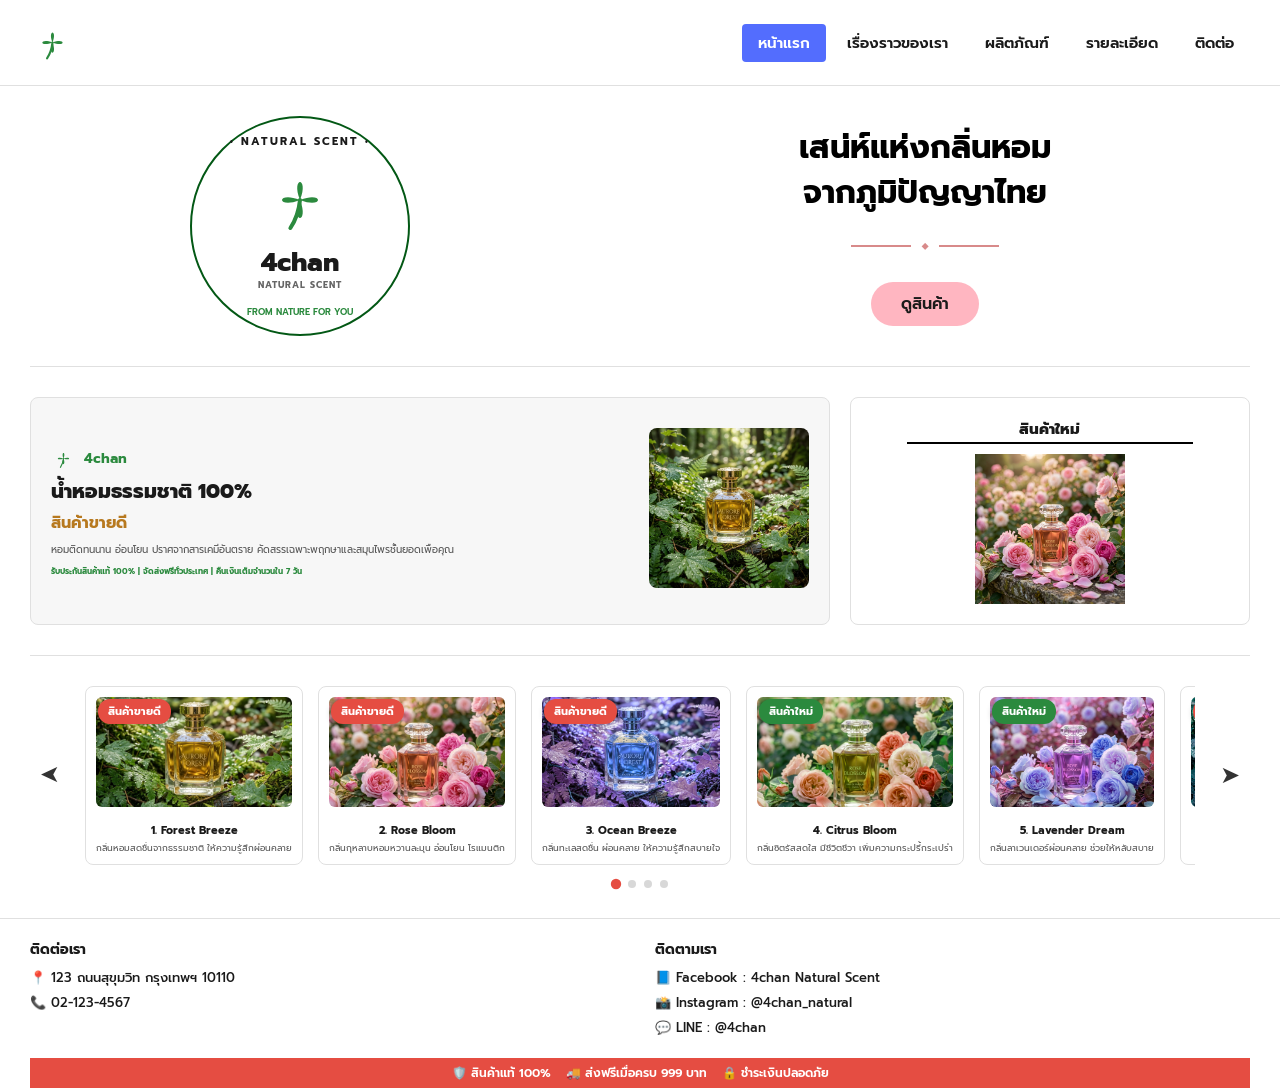
<file: index.html>
<!DOCTYPE html>
<html lang="th">

<head>
    <meta charset="UTF-8">
    <meta name="viewport" content="width=device-width, initial-scale=1.0">
    <title>4chan Natural Scent - หน้าแรก</title>
    <link rel="stylesheet" href="style.css">
</head>

<body>

    <div class="page-container">
        <!-- Header -->
        <header>
            <a href="index.html" class="logo-container">
                <div class="logo-img">
                    <!-- Inline Clover SVG Logo -->
                    <svg viewBox="0 0 100 100" width="100%" height="100%">
                        <path d="M50,50 C38,20 62,20 50,50 C20,38 20,62 50,50 C62,80 38,80 50,50 C80,62 80,38 50,50 Z"
                            fill="#2b8a3e" />
                        <path d="M50,50 Q48,70 38,85" stroke="#2b8a3e" stroke-width="5" stroke-linecap="round"
                            fill="none" />
                    </svg>
                </div>
            </a>
            <nav>
                <a href="index.html" class="active">หน้าแรก</a>
                <a href="about.html">เรื่องราวของเรา</a>
                <a href="products.html">ผลิตภัณฑ์</a>
                <a href="details.html">รายละเอียด</a>
                <a href="contact.html">ติดต่อ</a>
            </nav>
            <!-- Hamburger Menu Button -->
            <button class="hamburger-btn" id="hamburgerBtn" aria-label="เปิดเมนู">
                <span class="bar"><span class="dot"></span><span class="line"></span></span>
                <span class="bar"><span class="dot"></span><span class="line"></span></span>
                <span class="bar"><span class="dot"></span><span class="line"></span></span>
            </button>
        </header>

        <!-- Mobile Navigation Overlay -->
        <div class="mobile-nav-overlay" id="mobileNavOverlay"></div>
        <div class="mobile-nav-panel" id="mobileNavPanel">
            <button class="mobile-close-btn" id="mobileCloseBtn" aria-label="ปิดเมนู">✕</button>
            <a href="index.html" class="active">หน้าแรก</a>
            <a href="about.html">เรื่องราวของเรา</a>
            <a href="products.html">ผลิตภัณฑ์</a>
            <a href="details.html">รายละเอียด</a>
            <a href="contact.html">ติดต่อ</a>
        </div>

        <!-- Main Content -->
        <main>
            <!-- Hero Section -->
            <div class="home-hero-section">
                <div class="home-hero-left">
                    <!-- Large Round Logo Wrapper -->
                    <div
                        style="border: 2px solid #035815; border-radius: 50%; padding: 25px; width: 220px; height: 220px; display: flex; flex-direction: column; align-items: center; justify-content: center; position: relative;">
                        <div
                            style="position: absolute; top: 15px; font-size: 11px; font-weight: 700; letter-spacing: 2px;">
                            • NATURAL SCENT •</div>
                        <div style="width: 80px; height: 80px;">
                            <svg viewBox="0 0 100 100" width="100%" height="100%">
                                <path
                                    d="M50,50 C38,20 62,20 50,50 C20,38 20,62 50,50 C62,80 38,80 50,50 C80,62 80,38 50,50 Z"
                                    fill="#2b8a3e" />
                                <path d="M50,50 Q48,70 38,85" stroke="#2b8a3e" stroke-width="5" stroke-linecap="round"
                                    fill="none" />
                            </svg>
                        </div>
                        <div
                            style="font-size: 26px; font-weight: 800; color: #1a1a1a; margin-top: 10px; line-height: 1;">
                            4chan</div>
                        <div
                            style="font-size: 9px; font-weight: 700; color: #666; letter-spacing: 1px; margin-top: 2px;">
                            NATURAL SCENT</div>
                        <div
                            style="position: absolute; bottom: 15px; font-size: 9px; font-weight: 600; color: #2b8a3e;">
                            FROM NATURE FOR YOU</div>
                    </div>
                </div>
                <div class="home-hero-right">
                    <h1 class="home-hero-title">เสน่ห์แห่งกลิ่นหอม<br>จากภูมิปัญญาไทย</h1>
                    <div class="ornament-line">
                        <span class="ornament-diamond">◆</span>
                    </div>
                    <a href="products.html" class="btn-view-products">ดูสินค้า</a>
                </div>
            </div>

            <!-- Bestsellers & New Row -->
            <div class="home-row-1">
                <div class="bestseller-banner">
                    <div style="max-width: 60%;">
                        <div style="display: flex; align-items: center; gap: 8px; margin-bottom: 5px;">
                            <div style="width: 25px; height: 25px;">
                                <svg viewBox="0 0 100 100" width="100%" height="100%">
                                    <path
                                        d="M50,50 C38,20 62,20 50,50 C20,38 20,62 50,50 C62,80 38,80 50,50 C80,62 80,38 50,50 Z"
                                        fill="#2b8a3e" />
                                    <path d="M50,50 Q48,70 38,85" stroke="#2b8a3e" stroke-width="5"
                                        stroke-linecap="round" fill="none" />
                                </svg>
                            </div>
                            <span style="font-size: 14px; font-weight: 700; color: #2b8a3e;">4chan</span>
                        </div>
                        <h2 style="font-size: 20px; font-weight: 800; margin-bottom: 5px;">น้ำหอมธรรมชาติ 100%</h2>
                        <h3 style="font-size: 16px; font-weight: 700; color: #b7791f; margin-bottom: 8px;">สินค้าขายดี
                        </h3>
                        <p style="font-size: 10px; color: #555; line-height: 1.4; margin-bottom: 8px;">หอมติดทนนาน
                            อ่อนโยน ปราศจากสารเคมีอันตราย คัดสรรเฉพาะพฤกษาและสมุนไพรชั้นยอดเพื่อคุณ</p>
                        <span
                            style="font-size: 8px; color: #2b8a3e; font-weight: 700; display: block;">รับประกันสินค้าแท้
                            100% | จัดส่งฟรีทั่วประเทศ | คืนเงินเต็มจำนวนใน 7 วัน</span>
                    </div>
                    <div style="width: 40%; text-align: right;">
                        <img src="assets/forest_breeze.png" alt="Best Seller"
                            style="max-width: 100%; max-height: 160px; object-fit: contain; border-radius: 8px;">
                    </div>
                </div>

                <div class="new-product-banner">
                    <h4
                        style="font-size: 15px; font-weight: 800; border-bottom: 2px solid #000; padding-bottom: 2px; width: 80%;">
                        สินค้าใหม่</h4>
                    <img src="assets/rose_bloom.png" alt="New Product">
                </div>
            </div>

            <!-- Carousel / Slider -->
            <div class="home-carousel-section">
                <div class="carousel-container">
                    <button class="carousel-btn" style="transform: rotate(180deg);">&#10148;</button>

                    <div class="carousel-track">
                        <!-- Product 1 -->
                        <div class="carousel-card">
                            <span class="card-badge">สินค้าขายดี</span>
                            <img src="assets/forest_breeze.png" alt="Forest Breeze">
                            <h5>1. Forest Breeze</h5>
                            <p>กลิ่นหอมสดชื่นจากธรรมชาติ ให้ความรู้สึกผ่อนคลาย</p>
                        </div>
                        <!-- Product 2 -->
                        <div class="carousel-card">
                            <span class="card-badge">สินค้าขายดี</span>
                            <img src="assets/rose_bloom.png" alt="Rose Bloom">
                            <h5>2. Rose Bloom</h5>
                            <p>กลิ่นกุหลาบหอมหวานละมุน อ่อนโยน โรแมนติก</p>
                        </div>
                        <!-- Product 3 -->
                        <div class="carousel-card">
                            <span class="card-badge">สินค้าขายดี</span>
                            <img src="assets/forest_breeze.png" alt="Ocean Breeze" style="filter: hue-rotate(180deg);">
                            <h5>3. Ocean Breeze</h5>
                            <p>กลิ่นทะเลสดชื่น ผ่อนคลาย ให้ความรู้สึกสบายใจ</p>
                        </div>
                        <!-- Product 4 -->
                        <div class="carousel-card">
                            <span class="card-badge new">สินค้าใหม่</span>
                            <img src="assets/rose_bloom.png" alt="Citrus Bloom" style="filter: hue-rotate(45deg);">
                            <h5>4. Citrus Bloom</h5>
                            <p>กลิ่นซิตรัสสดใส มีชีวิตชีวา เพิ่มความกระปรี้กระเปร่า</p>
                        </div>
                        <!-- Product 5 -->
                        <div class="carousel-card">
                            <span class="card-badge new">สินค้าใหม่</span>
                            <img src="assets/rose_bloom.png" alt="Lavender Dream" style="filter: hue-rotate(270deg);">
                            <h5>5. Lavender Dream</h5>
                            <p>กลิ่นลาเวนเดอร์ผ่อนคลาย ช่วยให้หลับสบาย</p>
                        </div>
                        <!-- Product 6 -->
                        <div class="carousel-card">
                            <span class="card-badge">สินค้าขายดี</span>
                            <img src="assets/forest_breeze.png" alt="Jasmine Whisper"
                                style="filter: hue-rotate(90deg);">
                            <h5>6. Jasmine Whisper</h5>
                            <p>กลิ่นมะลิหอมอ่อนโยน สะอาดบริสุทธิ์</p>
                        </div>
                    </div>

                    <button class="carousel-btn">&#10148;</button>
                </div>

                <div class="carousel-dots">
                    <span class="dot active"></span>
                    <span class="dot"></span>
                    <span class="dot"></span>
                    <span class="dot"></span>
                </div>
            </div>
        </main>

        <!-- Footer -->
        <footer>
            <div class="footer-info">
                <div class="footer-col">
                    <h4>ติดต่อเรา</h4>
                    <ul>
                        <li>📍 123 ถนนสุขุมวิท กรุงเทพฯ 10110</li>
                        <li>📞 02-123-4567</li>
                    </ul>
                </div>
                <div class="footer-col">
                    <h4>ติดตามเรา</h4>
                    <ul>
                        <li>📘 Facebook : 4chan Natural Scent</li>
                        <li>📸 Instagram : @4chan_natural</li>
                        <li>💬 LINE : @4chan</li>
                    </ul>
                </div>
            </div>
            <div class="bottom-promo-banner">
                <span>🛡️ สินค้าแท้ 100%</span>
                <span>🚚 ส่งฟรีเมื่อครบ 999 บาท</span>
                <span>🔒 ชำระเงินปลอดภัย</span>
            </div>
        </footer>
    </div>

    <script src="app.js"></script>
</body>

</html>
</file>
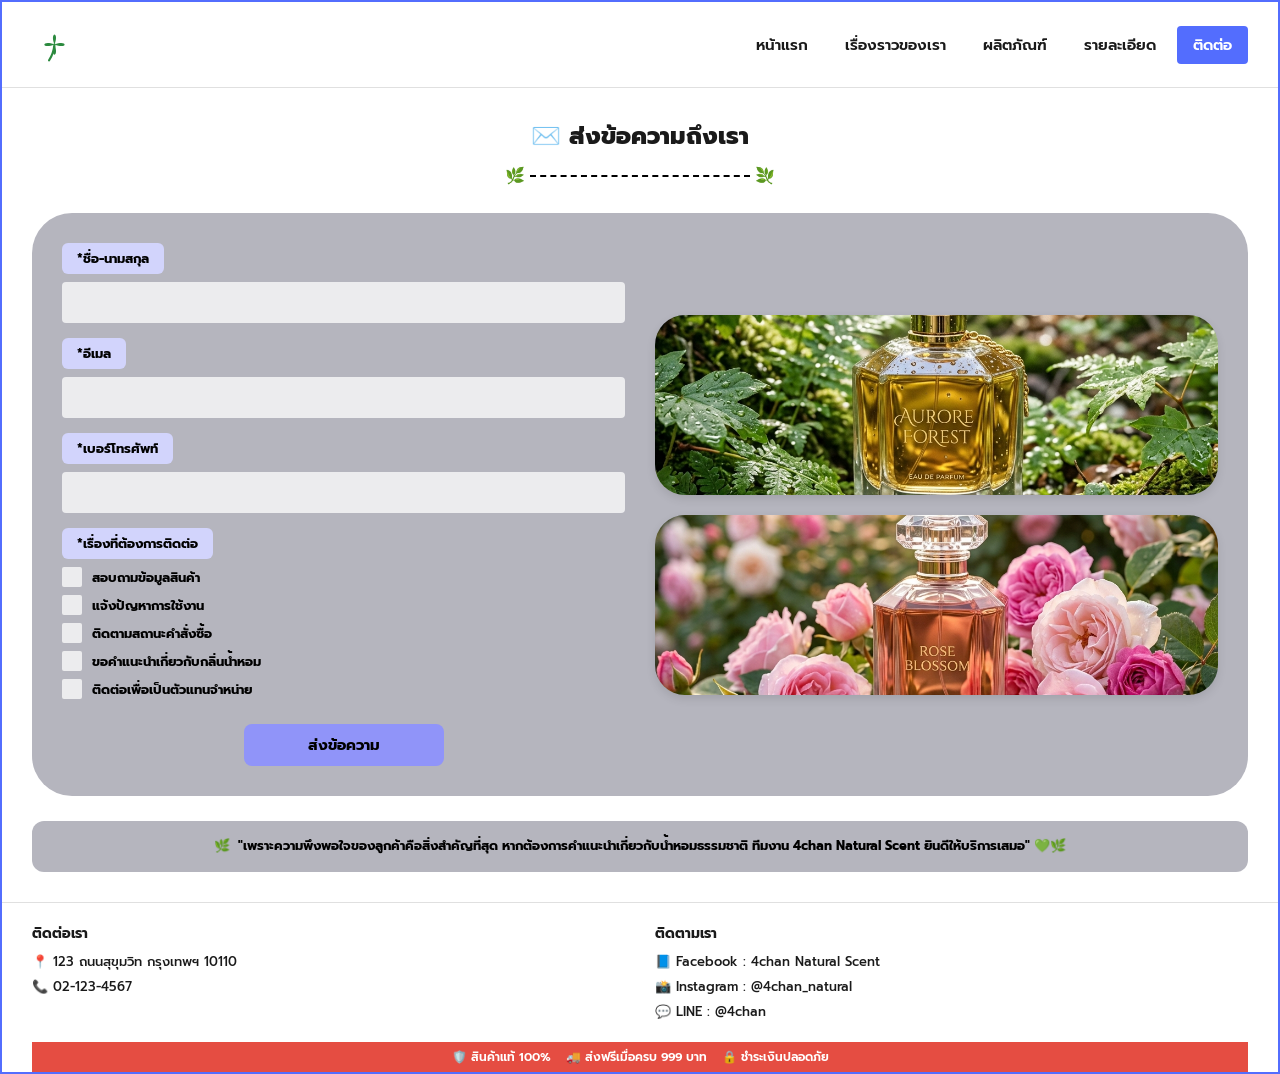
<file: contact.html>
<!DOCTYPE html>
<html lang="th">

<head>
    <meta charset="UTF-8">
    <meta name="viewport" content="width=device-width, initial-scale=1.0">
    <title>4chan Natural Scent - ติดต่อ</title>
    <link rel="stylesheet" href="style.css">
</head>

<body>

    <div class="page-container" style="border: 2px solid #536dfe;">
        <!-- Header -->
        <header>
            <a href="index.html" class="logo-container">
                <div class="logo-img">
                    <svg viewBox="0 0 100 100" width="100%" height="100%">
                        <path d="M50,50 C38,20 62,20 50,50 C20,38 20,62 50,50 C62,80 38,80 50,50 C80,62 80,38 50,50 Z"
                            fill="#2b8a3e" />
                        <path d="M50,50 Q48,70 38,85" stroke="#2b8a3e" stroke-width="5" stroke-linecap="round"
                            fill="none" />
                    </svg>
                </div>
            </a>
            <nav>
                <a href="index.html">หน้าแรก</a>
                <a href="about.html">เรื่องราวของเรา</a>
                <a href="products.html">ผลิตภัณฑ์</a>
                <a href="details.html">รายละเอียด</a>
                <a href="contact.html" class="active">ติดต่อ</a>
            </nav>
            <!-- Hamburger Menu Button -->
            <button class="hamburger-btn" id="hamburgerBtn" aria-label="เปิดเมนู">
                <span class="bar"><span class="dot"></span><span class="line"></span></span>
                <span class="bar"><span class="dot"></span><span class="line"></span></span>
                <span class="bar"><span class="dot"></span><span class="line"></span></span>
            </button>
        </header>

        <!-- Mobile Navigation Overlay -->
        <div class="mobile-nav-overlay" id="mobileNavOverlay"></div>
        <div class="mobile-nav-panel" id="mobileNavPanel">
            <button class="mobile-close-btn" id="mobileCloseBtn" aria-label="ปิดเมนู">✕</button>
            <a href="index.html">หน้าแรก</a>
            <a href="about.html">เรื่องราวของเรา</a>
            <a href="products.html">ผลิตภัณฑ์</a>
            <a href="details.html">รายละเอียด</a>
            <a href="contact.html" class="active">ติดต่อ</a>
        </div>

        <!-- Main Content -->
        <main>
            <!-- Page Title Header with mail icon and dashed decoration line -->
            <div style="text-align: center; margin-bottom: 25px;">
                <h1
                    style="font-size: 24px; font-weight: 800; display: flex; align-items: center; justify-content: center; gap: 8px;">
                    ✉️ ส่งข้อความถึงเรา
                </h1>
                <div style="display: flex; align-items: center; justify-content: center; gap: 5px; margin-top: 10px;">
                    <span style="font-size: 16px;">🌿</span>
                    <span style="border-top: 2px dashed #000; width: 220px; display: inline-block;"></span>
                    <span style="font-size: 16px; transform: scaleX(-1);">🌿</span>
                </div>
            </div>

            <!-- Form Container -->
            <div class="contact-container">
                <!-- Left: Message Form -->
                <form class="contact-form">
                    <!-- Name -->
                    <div class="form-group">
                        <label class="form-label">*ชื่อ-นามสกุล</label>
                        <input type="text" class="form-input" required>
                    </div>
                    <!-- Email -->
                    <div class="form-group">
                        <label class="form-label">*อีเมล</label>
                        <input type="email" class="form-input" required>
                    </div>
                    <!-- Phone -->
                    <div class="form-group">
                        <label class="form-label">*เบอร์โทรศัพท์</label>
                        <input type="tel" class="form-input" required>
                    </div>
                    <!-- Subject -->
                    <div class="form-group">
                        <label class="form-label">*เรื่องที่ต้องการติดต่อ</label>
                        <div class="form-checkbox-group">
                            <label class="checkbox-item">
                                <input type="checkbox" name="subject" value="สอบถามข้อมูลสินค้า">
                                <span>สอบถามข้อมูลสินค้า</span>
                            </label>
                            <label class="checkbox-item">
                                <input type="checkbox" name="subject" value="แจ้งปัญหาการใช้งาน">
                                <span>แจ้งปัญหาการใช้งาน</span>
                            </label>
                            <label class="checkbox-item">
                                <input type="checkbox" name="subject" value="ติดตามสถานะคำสั่งซื้อ">
                                <span>ติดตามสถานะคำสั่งซื้อ</span>
                            </label>
                            <label class="checkbox-item">
                                <input type="checkbox" name="subject" value="ขอคำแนะนำเกี่ยวกับกลิ่นน้ำหอม">
                                <span>ขอคำแนะนำเกี่ยวกับกลิ่นน้ำหอม</span>
                            </label>
                            <label class="checkbox-item">
                                <input type="checkbox" name="subject" value="ติดต่อเพื่อเป็นตัวแทนจำหน่าย">
                                <span>ติดต่อเพื่อเป็นตัวแทนจำหน่าย</span>
                            </label>
                        </div>
                    </div>

                    <!-- Submit Button -->
                    <button type="submit" class="btn-submit">ส่งข้อความ</button>
                </form>

                <!-- Right: Beautiful Product images to match mockup -->
                <div class="contact-images">
                    <img src="assets/forest_breeze.png" alt="Natural Perfume 1">
                    <img src="assets/rose_bloom.png" alt="Natural Perfume 2">
                </div>
            </div>

            <!-- Bottom Quote Box -->
            <div class="contact-banner-quote">
                <span>🌿</span>
                <span style="font-weight: 700;">"เพราะความพึงพอใจของลูกค้าคือสิ่งสำคัญที่สุด
                    หากต้องการคำแนะนำเกี่ยวกับน้ำหอมธรรมชาติ ทีมงาน 4chan Natural Scent ยินดีให้บริการเสมอ" 💚🌿</span>
            </div>
        </main>

        <!-- Footer -->
        <footer>
            <div class="footer-info">
                <div class="footer-col">
                    <h4>ติดต่อเรา</h4>
                    <ul>
                        <li>📍 123 ถนนสุขุมวิท กรุงเทพฯ 10110</li>
                        <li>📞 02-123-4567</li>
                    </ul>
                </div>
                <div class="footer-col">
                    <h4>ติดตามเรา</h4>
                    <ul>
                        <li>📘 Facebook : 4chan Natural Scent</li>
                        <li>📸 Instagram : @4chan_natural</li>
                        <li>💬 LINE : @4chan</li>
                    </ul>
                </div>
            </div>
            <div class="bottom-promo-banner">
                <span>🛡️ สินค้าแท้ 100%</span>
                <span>🚚 ส่งฟรีเมื่อครบ 999 บาท</span>
                <span>🔒 ชำระเงินปลอดภัย</span>
            </div>
        </footer>
    </div>

    <script src="app.js"></script>
</body>

</html>
</file>
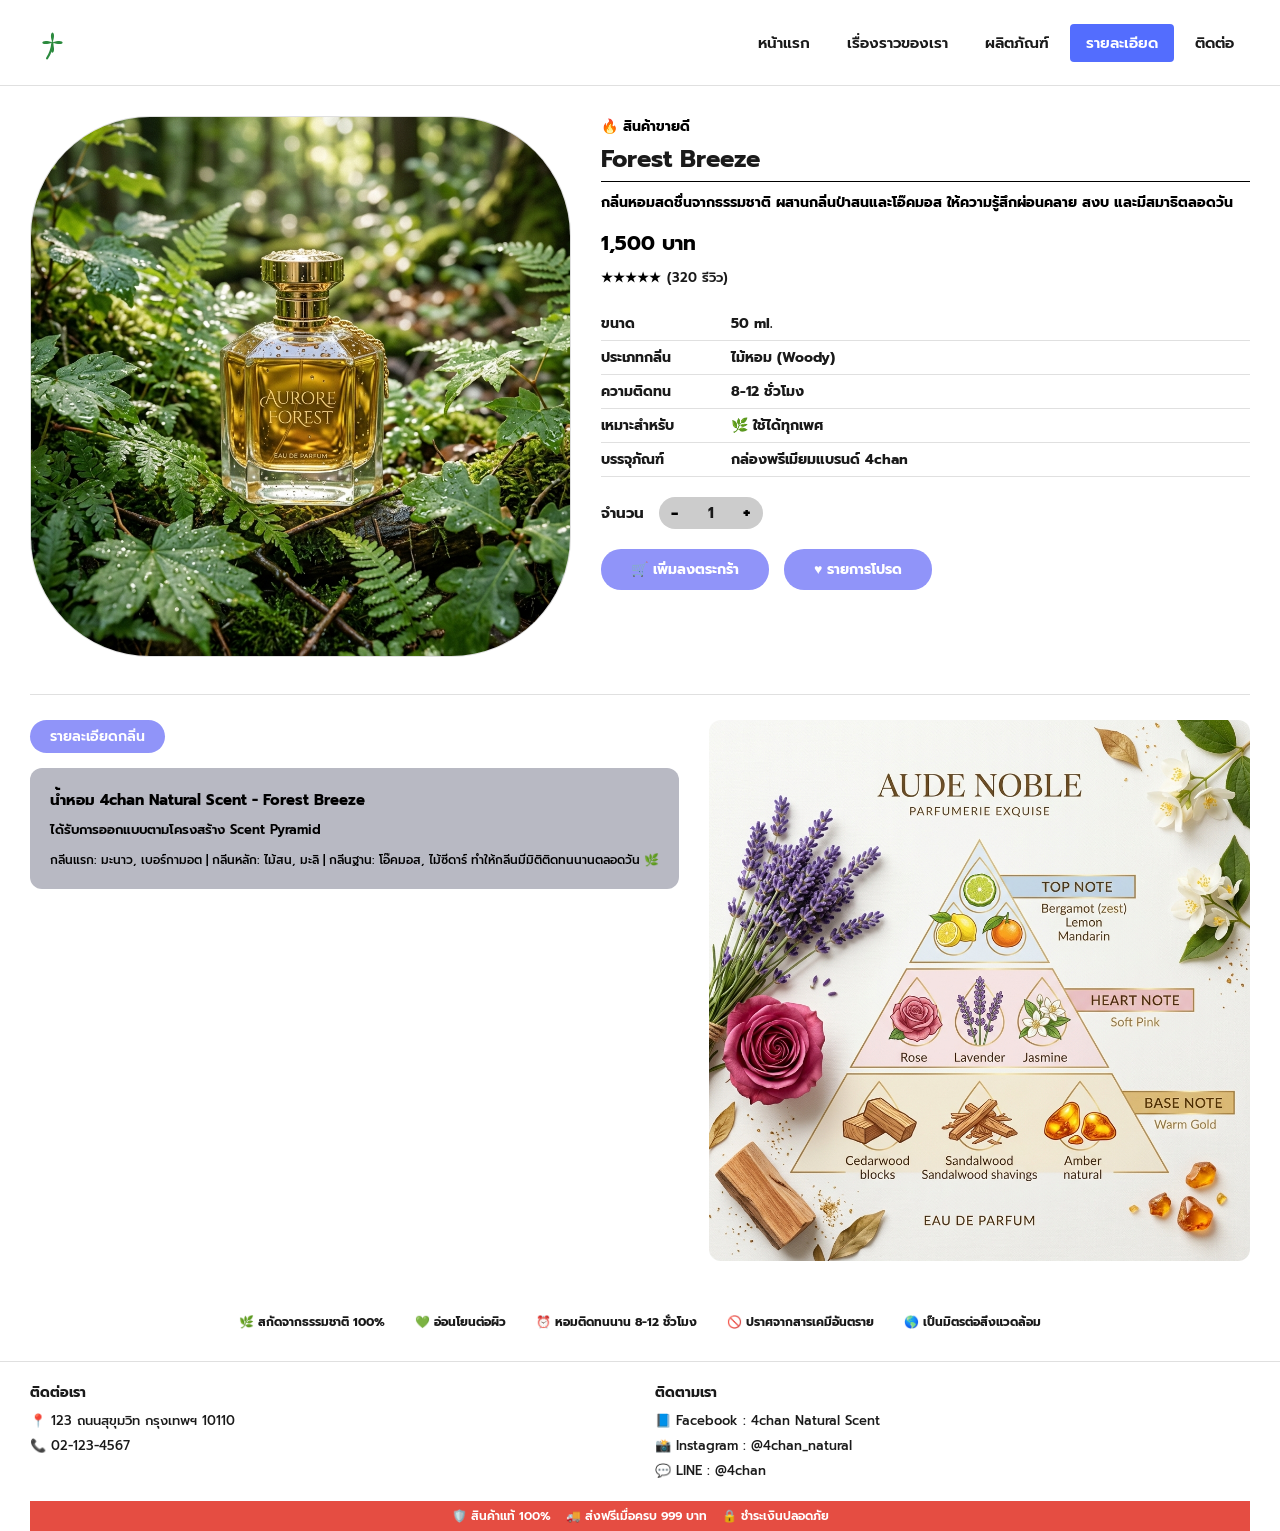
<file: details.html>
<!DOCTYPE html>
<html lang="th">

<head>
    <meta charset="UTF-8">
    <meta name="viewport" content="width=device-width, initial-scale=1.0">
    <title>4chan Natural Scent - รายละเอียดสินค้า</title>
    <link rel="stylesheet" href="style.css">
</head>

<body>

    <div class="page-container">
        <!-- Header -->
        <header>
            <a href="index.html" class="logo-container">
                <div class="logo-img">
                    <svg viewBox="0 0 100 100" width="100%" height="100%">
                        <path d="M50,50 C38,20 62,20 50,50 C20,38 20,62 50,50 C62,80 38,80 50,50 C80,62 80,38 50,50 Z"
                            fill="#2b8a3e" />
                        <path d="M50,50 Q48,70 38,85" stroke="#2b8a3e" stroke-width="5" stroke-linecap="round"
                            fill="none" />
                    </svg>
                </div>
            </a>
            <nav>
                <a href="index.html">หน้าแรก</a>
                <a href="about.html">เรื่องราวของเรา</a>
                <a href="products.html">ผลิตภัณฑ์</a>
                <a href="details.html" class="active">รายละเอียด</a>
                <a href="contact.html">ติดต่อ</a>
            </nav>
            <!-- Hamburger Menu Button -->
            <button class="hamburger-btn" id="hamburgerBtn" aria-label="เปิดเมนู">
                <span class="bar"><span class="dot"></span><span class="line"></span></span>
                <span class="bar"><span class="dot"></span><span class="line"></span></span>
                <span class="bar"><span class="dot"></span><span class="line"></span></span>
            </button>
        </header>

        <!-- Mobile Navigation Overlay -->
        <div class="mobile-nav-overlay" id="mobileNavOverlay"></div>
        <div class="mobile-nav-panel" id="mobileNavPanel">
            <button class="mobile-close-btn" id="mobileCloseBtn" aria-label="ปิดเมนู">✕</button>
            <a href="index.html">หน้าแรก</a>
            <a href="about.html">เรื่องราวของเรา</a>
            <a href="products.html">ผลิตภัณฑ์</a>
            <a href="details.html" class="active">รายละเอียด</a>
            <a href="contact.html">ติดต่อ</a>
        </div>

        <!-- Main Content -->
        <main>
            <div class="details-section">

                <!-- Top Product Details -->
                <div class="details-top">
                    <div class="details-img-container">
                        <img id="detailImg" src="assets/forest_breeze.png" alt="Forest Breeze">
                    </div>
                    <div class="details-info">
                        <span id="detailBadge" class="details-tag-bestseller">🔥 สินค้าขายดี</span>
                        <h1 id="detailTitle" class="details-title">Forest Breeze</h1>
                        <p id="detailSubtitle" class="details-subtitle">กลิ่นหอมสดชื่นจากธรรมชาติ
                            ให้ความรู้สึกผ่อนคลายและมั่นใจตลอดวัน</p>
                        <div id="detailPrice" class="details-price">1,500 บาท</div>
                        <div class="details-rating">
                            <span id="detailRatingStars" class="stars">★★★★★</span>
                            <span id="detailReviewCount">(320 รีวิว)</span>
                        </div>

                        <!-- Specs Table -->
                        <table class="details-table">
                            <tr>
                                <td>ขนาด</td>
                                <td id="detailSize">50 ml.</td>
                            </tr>
                            <tr>
                                <td>ประเภทกลิ่น</td>
                                <td id="detailType">สดชื่น (Fresh)</td>
                            </tr>
                            <tr>
                                <td>ความติดทน</td>
                                <td id="detailLongevity">8-12 ชั่วโมง</td>
                            </tr>
                            <tr>
                                <td>เหมาะสำหรับ</td>
                                <td id="detailGender">ใช้ได้ทุกเพศ (Unisex)</td>
                            </tr>
                            <tr>
                                <td>บรรจุภัณฑ์</td>
                                <td id="detailPackage">กล่องพรีเมียมแบรนด์ 4chan</td>
                            </tr>
                        </table>

                        <!-- Quantity Selector -->
                        <div class="quantity-selector">
                            <span>จำนวน</span>
                            <div class="qty-controls">
                                <button class="qty-btn qty-minus" id="detailQtyMinus">-</button>
                                <span class="qty-val" id="detailQtyVal">1</span>
                                <button class="qty-btn qty-plus" id="detailQtyPlus">+</button>
                            </div>
                        </div>

                        <!-- Actions -->
                        <div class="details-action-buttons">
                            <button class="btn-details" id="detailBtnCart">🛒 เพิ่มลงตระกร้า</button>
                            <button class="btn-details" id="detailBtnFav">♥ รายการโปรด</button>
                        </div>
                    </div>
                </div>

                <!-- Bottom Scent Pyramid Description Section -->
                <div class="details-bottom-grid">
                    <div>
                        <span class="badge-pill" style="margin-bottom: 15px;">รายละเอียดกลิ่น</span>
                        <div class="desc-card">
                            <h4 id="detailDescHeading" style="font-size: 15px; margin-bottom: 8px;">น้ำหอม 4chan Natural
                                Scent</h4>
                            <p style="margin-bottom: 10px;">ได้รับการออกแบบตามโครงสร้าง Scent Pyramid</p>
                            <p id="detailNotesText" style="font-weight: 500; font-size: 12px; line-height: 1.5;">
                                กลิ่นแรก: มะนาว, เบอร์กามอต | กลิ่นหลัก: ไม้สน, มะลิ | กลิ่นฐาน: โอ๊คมอส, ไม้ซีดาร์
                                ทำให้กลิ่นมีมิติติดทนนานและมอบความรู้สึกเป็นธรรมชาติตลอดวัน 🌿</p>
                        </div>
                    </div>
                    <div>
                        <img src="assets/scent_pyramid.png" class="pyramid-img" alt="Scent Pyramid">
                    </div>

                    <!-- Marketing notes / icons -->
                    <div class="marketing-features">
                        <span class="feature-item">🌿 สกัดจากธรรมชาติ 100%</span>
                        <span class="feature-item">💚 อ่อนโยนต่อผิว</span>
                        <span class="feature-item">⏰ หอมติดทนนาน 8-12 ชั่วโมง</span>
                        <span class="feature-item">🚫 ปราศจากสารเคมีอันตราย</span>
                        <span class="feature-item">🌎 เป็นมิตรต่อสิ่งแวดล้อม</span>
                    </div>
                </div>

            </div>
        </main>

        <!-- Footer -->
        <footer>
            <div class="footer-info">
                <div class="footer-col">
                    <h4>ติดต่อเรา</h4>
                    <ul>
                        <li>📍 123 ถนนสุขุมวิท กรุงเทพฯ 10110</li>
                        <li>📞 02-123-4567</li>
                    </ul>
                </div>
                <div class="footer-col">
                    <h4>ติดตามเรา</h4>
                    <ul>
                        <li>📘 Facebook : 4chan Natural Scent</li>
                        <li>📸 Instagram : @4chan_natural</li>
                        <li>💬 LINE : @4chan</li>
                    </ul>
                </div>
            </div>
            <div class="bottom-promo-banner">
                <span>🛡️ สินค้าแท้ 100%</span>
                <span>🚚 ส่งฟรีเมื่อครบ 999 บาท</span>
                <span>🔒 ชำระเงินปลอดภัย</span>
            </div>
        </footer>
    </div>
    <script src="app.js"></script>
</body>

</html>
</file>
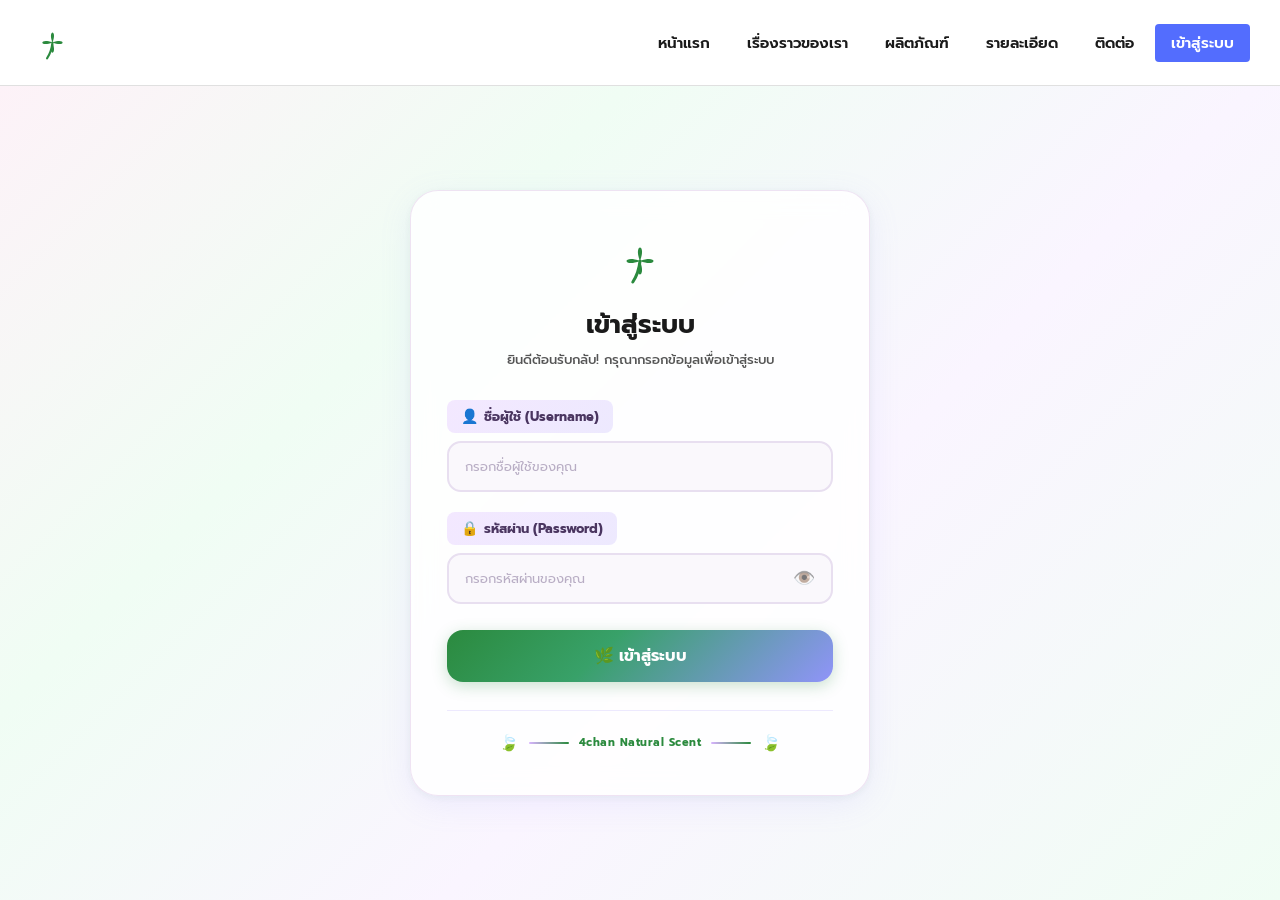
<file: login.html>
<!DOCTYPE html>
<html lang="th">

<head>
    <meta charset="UTF-8">
    <meta name="viewport" content="width=device-width, initial-scale=1.0">
    <title>4chan Natural Scent - เข้าสู่ระบบ</title>
    <meta name="description" content="เข้าสู่ระบบบัญชี 4chan Natural Scent เพื่อจัดการคำสั่งซื้อและดูประวัติการสั่งซื้อ">
    <link rel="stylesheet" href="style.css">
</head>

<body>

    <div class="page-container">
        <!-- Header -->
        <header>
            <a href="index.html" class="logo-container">
                <div class="logo-img">
                    <!-- Inline Clover SVG Logo -->
                    <svg viewBox="0 0 100 100" width="100%" height="100%">
                        <path d="M50,50 C38,20 62,20 50,50 C20,38 20,62 50,50 C62,80 38,80 50,50 C80,62 80,38 50,50 Z"
                            fill="#2b8a3e" />
                        <path d="M50,50 Q48,70 38,85" stroke="#2b8a3e" stroke-width="5" stroke-linecap="round"
                            fill="none" />
                    </svg>
                </div>
            </a>
            <nav>
                <a href="index.html">หน้าแรก</a>
                <a href="about.html">เรื่องราวของเรา</a>
                <a href="products.html">ผลิตภัณฑ์</a>
                <a href="details.html">รายละเอียด</a>
                <a href="contact.html">ติดต่อ</a>
                <a href="login.html" class="active">เข้าสู่ระบบ</a>
            </nav>
            <!-- Hamburger Menu Button -->
            <button class="hamburger-btn" id="hamburgerBtn" aria-label="เปิดเมนู">
                <span class="bar"><span class="dot"></span><span class="line"></span></span>
                <span class="bar"><span class="dot"></span><span class="line"></span></span>
                <span class="bar"><span class="dot"></span><span class="line"></span></span>
            </button>
        </header>

        <!-- Mobile Navigation Overlay -->
        <div class="mobile-nav-overlay" id="mobileNavOverlay"></div>
        <div class="mobile-nav-panel" id="mobileNavPanel">
            <button class="mobile-close-btn" id="mobileCloseBtn" aria-label="ปิดเมนู">✕</button>
            <a href="index.html">หน้าแรก</a>
            <a href="about.html">เรื่องราวของเรา</a>
            <a href="products.html">ผลิตภัณฑ์</a>
            <a href="details.html">รายละเอียด</a>
            <a href="contact.html">ติดต่อ</a>
            <a href="login.html" class="active">เข้าสู่ระบบ</a>
        </div>

        <!-- Main Content -->
        <main class="login-main">
            <!-- Login Form Container -->
            <div class="login-wrapper">
                <!-- Decorative Header -->
                <div class="login-header">
                    <div class="login-logo">
                        <svg viewBox="0 0 100 100" width="100%" height="100%">
                            <path d="M50,50 C38,20 62,20 50,50 C20,38 20,62 50,50 C62,80 38,80 50,50 C80,62 80,38 50,50 Z"
                                fill="#2b8a3e" />
                            <path d="M50,50 Q48,70 38,85" stroke="#2b8a3e" stroke-width="5" stroke-linecap="round"
                                fill="none" />
                        </svg>
                    </div>
                    <h1 class="login-title">เข้าสู่ระบบ</h1>
                    <p class="login-subtitle">ยินดีต้อนรับกลับ! กรุณากรอกข้อมูลเพื่อเข้าสู่ระบบ</p>
                </div>

                <!-- Login Form -->
                <form class="login-form" id="loginForm">
                    <div class="login-form-group">
                        <label class="login-label" for="loginUsername">
                            <span class="login-label-icon">👤</span>
                            ชื่อผู้ใช้ (Username)
                        </label>
                        <input type="text" class="login-input" id="loginUsername" name="username"
                            placeholder="กรอกชื่อผู้ใช้ของคุณ" required autocomplete="username">
                    </div>

                    <div class="login-form-group">
                        <label class="login-label" for="loginPassword">
                            <span class="login-label-icon">🔒</span>
                            รหัสผ่าน (Password)
                        </label>
                        <div class="login-password-wrapper">
                            <input type="password" class="login-input" id="loginPassword" name="password"
                                placeholder="กรอกรหัสผ่านของคุณ" required autocomplete="current-password">
                            <button type="button" class="login-toggle-password" id="togglePassword" aria-label="แสดง/ซ่อนรหัสผ่าน">
                                <span id="eyeIcon">👁️</span>
                            </button>
                        </div>
                    </div>

                    <button type="submit" class="login-btn" id="loginBtn">
                        🌿 เข้าสู่ระบบ
                    </button>
                </form>

                <!-- Decorative Footer -->
                <div class="login-footer-decoration">
                    <span class="login-ornament">🍃</span>
                    <span class="login-ornament-line"></span>
                    <span class="login-ornament-text">4chan Natural Scent</span>
                    <span class="login-ornament-line"></span>
                    <span class="login-ornament">🍃</span>
                </div>
            </div>
        </main>

    </div>

    <script src="app.js"></script>
</body>

</html>
</file>
<file: style.css>
@import url('https://fonts.googleapis.com/css2?family=Prompt:wght@300;400;500;600;700&display=swap');

:root {
    --primary-color: #2b8a3e;
    /* Clover Green */
    --active-bg: #536dfe;
    /* Blue/purple for active menu */
    --accent-purple: #9094f9;
    /* Button and badge purple */
    --light-purple: #d2d4fc;
    /* Input label background */
    --text-dark: #1a1a1a;
    --text-muted: #555555;
    --bg-light: #f5f5f5;
    --bg-card: #f9f9f9;
    --border-color: #e0e0e0;
    --red-banner-bg: #e54d42;
}

* {
    box-sizing: border-box;
    margin: 0;
    padding: 0;
    font-family: 'Prompt', sans-serif;
}

html {
    scroll-behavior: smooth;
}

body {
    background-color: #ffffff;
    color: var(--text-dark);
    display: flex;
    justify-content: center;
    align-items: flex-start;
    min-height: 100vh;
    padding: 0;
    margin: 0;
}

/* Main Outer Container to match the card/frame style of screenshots */
.page-container {
    width: 100%;
    max-width: 100%;
    min-height: 100vh;
    background: #ffffff;
    box-shadow: none;
    border-radius: 0;
    border: none;
    overflow: hidden;
    display: flex;
    flex-direction: column;
}

/* Header Styles */
header {

    display: flex;
    justify-content: space-between;
    align-items: center;
    padding: 20px 30px;
    background-color: #ffffff;
    border-bottom: 1px solid var(--border-color);
}

.logo-container {
    display: flex;
    align-items: center;
    gap: 10px;
    text-decoration: none;
    color: inherit;
}

.logo-img {
    width: 45px;
    height: 45px;
}

nav {
    display: flex;
    align-items: center;
    gap: 5px;
}

nav a {
    text-decoration: none;
    color: var(--text-dark);
    font-weight: 600;
    font-size: 15px;
    padding: 8px 16px;
    border-radius: 4px;
    transition: all 0.2s ease;
}

nav a:hover {
    background-color: rgba(83, 109, 254, 0.1);
}

nav a.active {
    background-color: var(--active-bg);
    color: #ffffff;
}

/* ==================== HAMBURGER MENU ==================== */
.hamburger-btn {
    display: none;
    flex-direction: column;
    justify-content: center;
    align-items: center;
    gap: 5px;
    background: none;
    border: none;
    cursor: pointer;
    padding: 8px;
    z-index: 1100;
}

.hamburger-btn .bar {
    display: flex;
    align-items: center;
    gap: 8px;
}

.hamburger-btn .bar .dot {
    width: 12px;
    height: 12px;
    border: 2.5px solid var(--text-dark);
    border-radius: 50%;
    background: transparent;
    flex-shrink: 0;
}

.hamburger-btn .bar .line {
    width: 32px;
    height: 6px;
    background-color: var(--text-dark);
    border-radius: 4px;
    transition: all 0.3s ease;
}

/* Mobile overlay nav */
.mobile-nav-overlay {
    display: none;
    position: fixed;
    top: 0;
    left: 0;
    width: 100%;
    height: 100%;
    background: rgba(0, 0, 0, 0.6);
    z-index: 1050;
    opacity: 0;
    transition: opacity 0.3s ease;
}

.mobile-nav-overlay.active {
    display: block;
    opacity: 1;
}

.mobile-nav-panel {
    position: fixed;
    top: 0;
    right: -300px;
    width: 280px;
    height: 100%;
    background: #ffffff;
    z-index: 1060;
    padding: 80px 30px 30px 30px;
    box-shadow: -4px 0 15px rgba(0, 0, 0, 0.1);
    transition: right 0.3s ease;
    display: flex;
    flex-direction: column;
    gap: 10px;
}

.mobile-nav-panel.active {
    right: 0;
}

.mobile-nav-panel a {
    text-decoration: none;
    color: var(--text-dark);
    font-weight: 600;
    font-size: 16px;
    padding: 12px 16px;
    border-radius: 8px;
    transition: all 0.2s ease;
    display: block;
}

.mobile-nav-panel a:hover {
    background-color: rgba(83, 109, 254, 0.1);
}

.mobile-nav-panel a.active {
    background-color: var(--active-bg);
    color: #ffffff;
}

.mobile-close-btn {
    position: absolute;
    top: 20px;
    right: 20px;
    background: none;
    border: none;
    font-size: 28px;
    cursor: pointer;
    color: var(--text-dark);
    width: 40px;
    height: 40px;
    display: flex;
    align-items: center;
    justify-content: center;
    border-radius: 50%;
    transition: background 0.2s ease;
}

.mobile-close-btn:hover {
    background-color: rgba(0, 0, 0, 0.05);
}

@media (max-width: 768px) {
    .hamburger-btn {
        display: flex;
    }

    header nav {
        display: none;
    }
}

/* Footer Styles */
footer {
    background-color: #ffffff;
    border-top: 1px solid var(--border-color);
    padding: 20px 30px 0 30px;
}

.footer-info {
    display: grid;
    grid-template-columns: 1fr 1fr;
    gap: 30px;
    padding-bottom: 15px;
}

@media (max-width: 600px) {
    .footer-info {
        grid-template-columns: 1fr;
        gap: 15px;
    }
}

.footer-col h4 {
    font-size: 14px;
    font-weight: 700;
    margin-bottom: 8px;
    color: var(--text-dark);
}

.footer-col ul {
    list-style: none;
}

.footer-col ul li {
    font-size: 13px;
    color: var(--text-dark);
    margin-bottom: 6px;
    display: flex;
    align-items: center;
    gap: 6px;
    font-weight: 500;
}

/* Bottom Red Promo Banner */
.bottom-promo-banner {
    background-color: var(--red-banner-bg);
    color: #ffffff;
    text-align: center;
    padding: 6px 15px;
    font-size: 12px;
    font-weight: 600;
    display: flex;
    justify-content: center;
    align-items: center;
    gap: 15px;
}

.bottom-promo-banner span {
    display: flex;
    align-items: center;
    gap: 4px;
}

/* Common Layout Components */

/* Main content wrapper */
main {
    padding: 30px;
    flex-grow: 1;
}

/* Banner image placeholder / container style */
.hero-banner {
    border-radius: 8px;
    overflow: hidden;
    margin-bottom: 25px;
    border: 1px solid var(--border-color);
}

.hero-banner img {
    width: 100%;
    height: auto;
    display: block;
}

/* Common pill badges */
.badge-pill {
    background-color: var(--accent-purple);
    color: #ffffff;
    padding: 6px 20px;
    border-radius: 20px;
    font-weight: 600;
    font-size: 14px;
    display: inline-block;
}

/* ==================== HOME PAGE (`index.html`) ==================== */
.home-hero-section {
    display: grid;
    grid-template-columns: 1fr 1.2fr;
    gap: 30px;
    align-items: center;
    margin-bottom: 30px;
    border-bottom: 1px solid var(--border-color);
    padding-bottom: 30px;
}

.home-hero-left {
    display: flex;
    flex-direction: column;
    align-items: center;
    text-align: center;
}

.home-hero-logo {
    width: 200px;
    height: 200px;
    margin-bottom: 15px;
}

.home-hero-right {
    text-align: center;
}

.home-hero-title {
    font-size: 32px;
    font-weight: 700;
    line-height: 1.4;
    margin-bottom: 20px;
    color: #000000;
}

.ornament-line {
    display: flex;
    align-items: center;
    justify-content: center;
    gap: 10px;
    margin-bottom: 25px;
}

.ornament-line::before,
.ornament-line::after {
    content: "";
    height: 2px;
    width: 60px;
    background-color: #d88a8a;
    display: inline-block;
}

.ornament-diamond {
    color: #d88a8a;
    font-size: 14px;
}

.btn-view-products {
    background-color: #FFB6C1;
    color: #1a1a1a;
    padding: 10px 30px;
    border-radius: 25px;
    text-decoration: none;
    font-weight: 600;
    font-size: 16px;
    display: inline-block;
    transition: background 0.2s ease;
}

.btn-view-products:hover {
    background-color: #ffa4b2;
}

.home-row-1 {
    display: grid;
    grid-template-columns: 2fr 1fr;
    gap: 20px;
    margin-bottom: 30px;
}

.bestseller-banner {
    background: #f7f7f7;
    border: 1px solid var(--border-color);
    border-radius: 8px;
    padding: 20px;
    display: flex;
    align-items: center;
    justify-content: space-between;
    gap: 20px;
}

.new-product-banner {
    background: #ffffff;
    border: 1px solid var(--border-color);
    border-radius: 8px;
    padding: 20px;
    display: flex;
    flex-direction: column;
    align-items: center;
    justify-content: center;
    text-align: center;
}

.new-product-banner img {
    max-height: 150px;
    object-fit: contain;
    margin-top: 10px;
}

.home-carousel-section {
    position: relative;
    border-top: 1px solid var(--border-color);
    padding-top: 30px;
}

.carousel-container {
    display: flex;
    align-items: center;
    justify-content: space-between;
    gap: 15px;
}

.carousel-track {
    display: flex;
    gap: 15px;
    overflow-x: auto;
    scroll-behavior: smooth;
    -webkit-overflow-scrolling: touch;
    scrollbar-width: none;
    width: 100%;
}

.carousel-track::-webkit-scrollbar {
    display: none;
}

.carousel-card {
    background: #ffffff;
    border: 1px solid var(--border-color);
    border-radius: 8px;
    padding: 10px;
    text-align: center;
    position: relative;
    min-width: calc((100% - 75px) / 6);
    flex-shrink: 0;
    transition: transform 0.25s ease, box-shadow 0.25s ease;
    cursor: pointer;
}

.carousel-card:hover {
    transform: translateY(-4px);
    box-shadow: 0 6px 16px rgba(0, 0, 0, 0.1);
}

.card-badge {
    position: absolute;
    top: 12px;
    left: 12px;
    z-index: 15;
    background-color: #e54d42;
    color: white;
    font-size: 11px;
    padding: 4px 10px;
    border-radius: 12px;
    font-weight: 700;
    white-space: nowrap;
    box-shadow: 0 2px 6px rgba(0, 0, 0, 0.2);
}

.card-badge.new {
    background-color: var(--primary-color);
}

.carousel-card img {
    width: 100%;
    height: 110px;
    object-fit: cover;
    border-radius: 6px;
    margin-bottom: 8px;
}

.carousel-card h5 {
    font-size: 11px;
    font-weight: 700;
    margin-bottom: 4px;
}

.carousel-card p {
    font-size: 9px;
    color: var(--text-muted);
    line-height: 1.2;
}

.carousel-btn {
    background: none;
    border: none;
    font-size: 24px;
    cursor: pointer;
    color: #333333;
    padding: 10px;
    transition: color 0.2s ease, transform 0.2s ease;
    flex-shrink: 0;
}

.carousel-btn:hover {
    color: var(--primary-color);
    transform: scale(1.2);
}

.carousel-dots {
    display: flex;
    justify-content: center;
    gap: 8px;
    margin-top: 15px;
}

.dot {
    width: 8px;
    height: 8px;
    border-radius: 50%;
    background-color: #d8d8d8;
    cursor: pointer;
    transition: background-color 0.3s ease, transform 0.2s ease;
}

.dot:hover {
    transform: scale(1.3);
}

.dot.active {
    background-color: var(--red-banner-bg);
    transform: scale(1.3);
}

/* ==================== ABOUT US PAGE (`about.html`) ==================== */
.about-section {
    margin-bottom: 30px;
}

.about-intro-grid {
    display: grid;
    grid-template-columns: 1fr 1.2fr;
    gap: 30px;
    align-items: center;
    margin-top: 25px;
}

.about-intro-img {
    width: 100%;
    border-radius: 8px;
    object-fit: cover;
}

.about-intro-box {
    background-color: #fca5a5;
    /* Pink/peach tone */
    color: #1a1c3d;
    padding: 30px;
    border-radius: 50px;
    /* Highly rounded as in screenshot */
    text-align: center;
    box-shadow: 0 4px 10px rgba(0, 0, 0, 0.05);
}

.about-intro-box h3 {
    font-size: 22px;
    font-weight: 700;
    margin-bottom: 12px;
}

.about-intro-box p {
    font-size: 14px;
    font-weight: 600;
    line-height: 1.6;
}

.scent-identities {
    margin-top: 35px;
    border-top: 1px solid var(--border-color);
    padding-top: 30px;
}

.scent-grid {
    display: grid;
    grid-template-columns: repeat(6, 1fr);
    gap: 15px;
    margin-top: 20px;
}

.scent-card {
    text-align: center;
    cursor: pointer;
    transition: transform 0.25s ease, box-shadow 0.25s ease;
    padding: 8px;
    border-radius: 8px;
    background: #ffffff;
    border: 1px solid var(--border-color);
}

.scent-card:hover {
    transform: translateY(-4px);
    box-shadow: 0 6px 16px rgba(140, 75, 39, 0.15);
    border-color: #8c4b27;
}

.scent-banner-card {
    transition: transform 0.25s ease, filter 0.25s ease;
}

.scent-banner-card:hover {
    transform: translateY(-4px);
    filter: brightness(1.08);
}

.scent-card img {
    width: 100%;
    aspect-ratio: 1;
    object-fit: cover;
    border-radius: 6px;
    margin-bottom: 6px;
}

.scent-card span {
    display: block;
    font-size: 12px;
    font-weight: 700;
    color: #8c4b27;
}

.scent-read-hint {
    font-size: 9px !important;
    font-weight: 600 !important;
    color: #9333ea !important;
    background: #f3e8ff;
    border-radius: 10px;
    padding: 2px 6px;
    margin-top: 4px;
}

/* ==================== PRODUCTS PAGE (`products.html`) ==================== */
.products-layout {
    display: grid;
    grid-template-columns: 240px 1fr;
    gap: 25px;
}

.sidebar-filter {
    background-color: #e5e5e5;
    border-radius: 20px;
    padding: 20px;
    display: flex;
    flex-direction: column;
    gap: 20px;
}

.filter-group {
    border-bottom: 1px solid #cccccc;
    padding-bottom: 15px;
}

.filter-group:last-child {
    border-bottom: none;
}

.filter-group h4 {
    font-size: 15px;
    font-weight: 700;
    margin-bottom: 10px;
}

.filter-option {
    display: flex;
    align-items: center;
    gap: 8px;
    margin-bottom: 8px;
    font-size: 13px;
    font-weight: 600;
    cursor: pointer;
}

.filter-option input[type="checkbox"] {
    appearance: none;
    width: 14px;
    height: 14px;
    background-color: #fbc2c2;
    border-radius: 2px;
    outline: none;
    cursor: pointer;
    display: inline-block;
    position: relative;
}

.filter-option input[type="checkbox"]:checked::after {
    content: "✓";
    position: absolute;
    color: #ffffff;
    font-size: 10px;
    left: 2px;
    top: -2px;
}

.filter-option input[type="checkbox"]:checked {
    background-color: var(--accent-purple);
}

.sidebar-buttons {
    display: flex;
    flex-direction: column;
    gap: 10px;
}

.btn-sidebar {
    background-color: var(--accent-purple);
    color: #ffffff;
    border: none;
    padding: 8px;
    border-radius: 6px;
    font-weight: 600;
    cursor: pointer;
    font-size: 13px;
    text-align: center;
    transition: background 0.2s ease;
}

.btn-sidebar:hover {
    background-color: #7b80f2;
}

.products-main-grid {
    display: grid;
    grid-template-columns: repeat(3, 1fr);
    gap: 20px;
}

.product-card {
    background-color: #ffffff;
    border: 1px solid var(--border-color);
    border-radius: 8px;
    padding: 10px;
    text-align: center;
    position: relative;
    display: flex;
    flex-direction: column;
    justify-content: space-between;
    transition: transform 0.25s ease, box-shadow 0.25s ease;
    cursor: pointer;
}

.product-card:hover {
    transform: translateY(-4px);
    box-shadow: 0 6px 18px rgba(0, 0, 0, 0.1);
}

.product-card img {
    width: 100%;
    height: 170px;
    object-fit: cover;
    border-radius: 6px;
    margin-bottom: 10px;
    transition: transform 0.3s ease;
}

.product-card:hover img {
    transform: scale(1.03);
}

.product-card h4 {
    font-size: 12px;
    font-weight: 700;
    margin-bottom: 6px;
}

.product-card p {
    font-size: 10px;
    color: var(--text-muted);
    line-height: 1.3;
    margin-bottom: 10px;
    flex-grow: 1;
}

.products-pagination {
    display: flex;
    justify-content: center;
    align-items: center;
    gap: 10px;
    margin-top: 30px;
    font-size: 18px;
    font-weight: 700;
}

.page-num {
    width: 32px;
    height: 32px;
    display: flex;
    align-items: center;
    justify-content: center;
    border-radius: 4px;
    cursor: pointer;
    transition: background-color 0.2s ease, color 0.2s ease;
}

.page-num:hover {
    background-color: rgba(229, 77, 66, 0.2);
}

.page-num.active {
    background-color: var(--red-banner-bg);
    color: white;
}

.page-arrow {
    cursor: pointer;
    padding: 0 10px;
}

/* ==================== DETAILS PAGE (`details.html`) ==================== */
.details-section {
    display: flex;
    flex-direction: column;
    gap: 30px;
}

.details-top {
    display: grid;
    grid-template-columns: 1fr 1.2fr;
    gap: 30px;
    align-items: start;
}

.details-img-container img {
    width: 100%;
    aspect-ratio: 1;
    object-fit: cover;
    border-radius: 120px;
    /* Highly rounded as in screenshot */
    border: 1px solid var(--border-color);
}

.details-info {
    display: flex;
    flex-direction: column;
}

.details-tag-bestseller {
    font-weight: 700;
    font-size: 14px;
    color: #000000;
    margin-bottom: 4px;
}

.details-title {
    font-size: 24px;
    font-weight: 700;
    margin-bottom: 10px;
    border-bottom: 1px solid #000;
    padding-bottom: 4px;
    display: inline-block;
}

.details-subtitle {
    font-size: 14px;
    font-weight: 700;
    color: #000000;
    margin-bottom: 15px;
}

.details-price {
    font-size: 20px;
    font-weight: 700;
    color: #000000;
    margin-bottom: 10px;
}

.details-rating {
    display: flex;
    align-items: center;
    gap: 6px;
    font-size: 13px;
    font-weight: 600;
    margin-bottom: 20px;
}

.details-rating span.stars {
    color: #000000;
}

.details-table {
    width: 100%;
    border-collapse: collapse;
    margin-bottom: 20px;
}

.details-table td {
    padding: 6px 0;
    font-size: 14px;
    font-weight: 700;
    border-bottom: 1px solid var(--border-color);
}

.details-table td:first-child {
    width: 130px;
    color: var(--text-dark);
}

.details-table td:last-child {
    color: var(--text-dark);
}

.quantity-selector {
    display: flex;
    align-items: center;
    gap: 15px;
    margin-bottom: 20px;
    font-weight: 700;
    font-size: 15px;
}

.qty-controls {
    display: flex;
    align-items: center;
    background-color: #cccccc;
    border-radius: 20px;
    overflow: hidden;
}

.qty-btn {
    border: none;
    background: none;
    width: 32px;
    height: 32px;
    font-size: 18px;
    font-weight: 700;
    cursor: pointer;
    display: flex;
    align-items: center;
    justify-content: center;
}

.qty-val {
    width: 40px;
    text-align: center;
    font-weight: 700;
}

.details-action-buttons {
    display: flex;
    gap: 15px;
}

.btn-details {
    background-color: var(--accent-purple);
    color: #ffffff;
    border: none;
    padding: 10px 30px;
    border-radius: 20px;
    font-weight: 700;
    font-size: 14px;
    cursor: pointer;
    transition: background 0.2s;
}

.btn-details:hover {
    background-color: #7b80f2;
}

.details-bottom-grid {
    display: grid;
    grid-template-columns: 1.2fr 1fr;
    gap: 30px;
    align-items: start;
    border-top: 1px solid var(--border-color);
    padding-top: 25px;
}

.desc-card {
    background-color: #b8b9c3;
    border-radius: 12px;
    padding: 20px;
    font-size: 13px;
    font-weight: 600;
    line-height: 1.6;
    color: #000;
}

.pyramid-img {
    width: 100%;
    border-radius: 12px;
    object-fit: cover;
}

.marketing-features {
    grid-column: 1 / -1;
    display: flex;
    justify-content: center;
    flex-wrap: wrap;
    gap: 15px 30px;
    margin-top: 15px;
}

.feature-item {
    display: flex;
    align-items: center;
    gap: 6px;
    font-size: 12px;
    font-weight: 700;
}

/* ==================== CONTACT PAGE (`contact.html`) ==================== */
.contact-container {
    background-color: #b5b5be;
    border-radius: 40px;
    padding: 30px;
    display: grid;
    grid-template-columns: 1fr 1fr;
    gap: 30px;
    margin-top: 20px;
}

@media (max-width: 768px) {
    .contact-container {
        grid-template-columns: 1fr;
    }
}

.contact-form {
    display: flex;
    flex-direction: column;
    gap: 15px;
}

.form-group {
    display: flex;
    flex-direction: column;
    gap: 8px;
}

.form-label {
    background-color: var(--light-purple);
    color: #000000;
    padding: 6px 15px;
    border-radius: 6px;
    font-weight: 700;
    font-size: 13px;
    align-self: flex-start;
}

.form-input {
    width: 100%;
    padding: 10px 15px;
    border: none;
    border-radius: 4px;
    background-color: #ececee;
    font-size: 14px;
}

.form-checkbox-group {
    display: flex;
    flex-direction: column;
    gap: 8px;
}

.checkbox-item {
    display: flex;
    align-items: center;
    gap: 10px;
    font-size: 13px;
    font-weight: 700;
    color: #000;
}

.checkbox-item input[type="checkbox"] {
    appearance: none;
    width: 20px;
    height: 20px;
    background-color: #ececee;
    border-radius: 2px;
    outline: none;
    cursor: pointer;
    position: relative;
}

.checkbox-item input[type="checkbox"]:checked::after {
    content: "✓";
    position: absolute;
    color: var(--accent-purple);
    font-size: 16px;
    left: 4px;
    top: -2px;
    font-weight: bold;
}

.btn-submit {
    background-color: var(--accent-purple);
    color: #000000;
    border: none;
    padding: 10px;
    border-radius: 8px;
    font-weight: 700;
    font-size: 15px;
    cursor: pointer;
    align-self: center;
    width: 200px;
    margin-top: 10px;
    transition: background 0.2s;
}

.btn-submit:hover {
    background-color: #7b80f2;
}

.contact-images {
    display: flex;
    flex-direction: column;
    gap: 20px;
    justify-content: center;
}

.contact-images img {
    width: 100%;
    height: 180px;
    object-fit: cover;
    border-radius: 30px;
    box-shadow: 0 4px 10px rgba(0, 0, 0, 0.1);
}

.contact-banner-quote {
    background-color: #b5b5be;
    border-radius: 12px;
    padding: 15px;
    text-align: center;
    font-size: 13px;
    font-weight: 700;
    line-height: 1.6;
    margin-top: 25px;
    color: #000;
    display: flex;
    align-items: center;
    justify-content: center;
    gap: 8px;
}

/* ==================== LOGIN PAGE (`login.html`) ==================== */

/* Main wrapper to center the form vertically */
.login-main {
    display: flex;
    align-items: center;
    justify-content: center;
    padding: 40px 20px;
    min-height: 60vh;
    background: linear-gradient(135deg, #fdf2f8 0%, #f0fdf4 30%, #faf5ff 60%, #f0fdf4 100%);
}

/* Login card container */
.login-wrapper {
    width: 100%;
    max-width: 460px;
    background: rgba(255, 255, 255, 0.85);
    backdrop-filter: blur(12px);
    -webkit-backdrop-filter: blur(12px);
    border-radius: 28px;
    border: 1px solid rgba(209, 176, 220, 0.35);
    box-shadow:
        0 8px 32px rgba(144, 148, 249, 0.12),
        0 2px 8px rgba(43, 138, 62, 0.06);
    padding: 40px 36px;
    animation: loginFadeIn 0.6s ease-out;
}

@keyframes loginFadeIn {
    from {
        opacity: 0;
        transform: translateY(20px);
    }

    to {
        opacity: 1;
        transform: translateY(0);
    }
}

/* Header section inside card */
.login-header {
    text-align: center;
    margin-bottom: 30px;
}

.login-logo {
    width: 60px;
    height: 60px;
    margin: 0 auto 14px auto;
    animation: loginLogoFloat 3s ease-in-out infinite;
}

@keyframes loginLogoFloat {

    0%,
    100% {
        transform: translateY(0);
    }

    50% {
        transform: translateY(-6px);
    }
}

.login-title {
    font-size: 26px;
    font-weight: 700;
    color: var(--text-dark);
    margin-bottom: 6px;
}

.login-subtitle {
    font-size: 13px;
    font-weight: 500;
    color: var(--text-muted);
    line-height: 1.5;
}

/* Form */
.login-form {
    display: flex;
    flex-direction: column;
    gap: 20px;
}

.login-form-group {
    display: flex;
    flex-direction: column;
    gap: 8px;
}

.login-label {
    display: flex;
    align-items: center;
    gap: 6px;
    font-size: 13px;
    font-weight: 700;
    color: #4a3560;
    background: linear-gradient(135deg, #f3e8ff, #ede9fe);
    padding: 6px 14px;
    border-radius: 8px;
    align-self: flex-start;
}

.login-label-icon {
    font-size: 14px;
}

.login-input {
    width: 100%;
    padding: 13px 16px;
    border: 2px solid #e8dff0;
    border-radius: 14px;
    background-color: #faf8fc;
    font-size: 14px;
    font-family: 'Prompt', sans-serif;
    color: var(--text-dark);
    transition: all 0.3s ease;
    outline: none;
}

.login-input::placeholder {
    color: #b8adc4;
    font-size: 13px;
}

.login-input:focus {
    border-color: #9094f9;
    background-color: #ffffff;
    box-shadow: 0 0 0 4px rgba(144, 148, 249, 0.15);
}

/* Password wrapper for toggle icon */
.login-password-wrapper {
    position: relative;
}

.login-password-wrapper .login-input {
    padding-right: 50px;
}

.login-toggle-password {
    position: absolute;
    right: 14px;
    top: 50%;
    transform: translateY(-50%);
    background: none;
    border: none;
    cursor: pointer;
    font-size: 18px;
    padding: 4px;
    opacity: 0.6;
    transition: opacity 0.2s ease;
}

.login-toggle-password:hover {
    opacity: 1;
}

/* Submit button */
.login-btn {
    width: 100%;
    padding: 14px;
    border: none;
    border-radius: 16px;
    background: linear-gradient(135deg, #2b8a3e 0%, #38a169 40%, #9094f9 100%);
    color: #ffffff;
    font-size: 16px;
    font-weight: 700;
    font-family: 'Prompt', sans-serif;
    cursor: pointer;
    transition: all 0.3s ease;
    margin-top: 6px;
    box-shadow: 0 4px 15px rgba(43, 138, 62, 0.25);
    position: relative;
    overflow: hidden;
}

.login-btn::before {
    content: '';
    position: absolute;
    top: 0;
    left: -100%;
    width: 100%;
    height: 100%;
    background: linear-gradient(90deg, transparent, rgba(255, 255, 255, 0.2), transparent);
    transition: left 0.5s ease;
}

.login-btn:hover::before {
    left: 100%;
}

.login-btn:hover {
    transform: translateY(-2px);
    box-shadow: 0 6px 20px rgba(43, 138, 62, 0.35);
}

.login-btn:active {
    transform: translateY(0);
    box-shadow: 0 2px 8px rgba(43, 138, 62, 0.2);
}

/* Decorative footer inside card */
.login-footer-decoration {
    display: flex;
    align-items: center;
    justify-content: center;
    gap: 10px;
    margin-top: 28px;
    padding-top: 20px;
    border-top: 1px solid #ede9fe;
}

.login-ornament {
    font-size: 16px;
    animation: loginLeafSway 2.5s ease-in-out infinite alternate;
}

.login-ornament:last-child {
    animation-delay: 0.5s;
}

@keyframes loginLeafSway {
    0% {
        transform: rotate(-5deg);
    }

    100% {
        transform: rotate(5deg);
    }
}

.login-ornament-line {
    width: 40px;
    height: 2px;
    background: linear-gradient(90deg, #d8b4fe, #2b8a3e);
    border-radius: 1px;
}

.login-ornament-text {
    font-size: 11px;
    font-weight: 700;
    color: #2b8a3e;
    letter-spacing: 0.5px;
    white-space: nowrap;
}

/* ===== Login Page - Mobile Responsive ===== */
@media (max-width: 768px) {
    .login-main {
        padding: 25px 15px;
        min-height: 50vh;
    }

    .login-wrapper {
        padding: 30px 24px;
        border-radius: 22px;
        max-width: 100%;
    }

    .login-title {
        font-size: 22px;
    }

    .login-subtitle {
        font-size: 12px;
    }

    .login-input {
        padding: 11px 14px;
        font-size: 13px;
    }

    .login-btn {
        padding: 12px;
        font-size: 15px;
    }
}

@media (max-width: 400px) {
    .login-wrapper {
        padding: 24px 18px;
        border-radius: 18px;
    }

    .login-ornament-line {
        width: 25px;
    }

    .login-ornament-text {
        font-size: 10px;
    }
}

/* ==================== ABOUT PAGE - REFACTORED CLASSES ==================== */
/* ย้ายจาก inline style เพื่อให้ media query ทำงานได้ */

.about-category-grid {
    display: grid;
    grid-template-columns: 1.2fr 1fr 1fr 1fr 1fr;
    min-height: 180px;
}

.about-banner-bottom {
    background-color: #1e602b;
    display: flex;
    justify-content: space-between;
    align-items: center;
    padding: 10px 25px;
    font-size: 10px;
    font-weight: 600;
}

.about-banner-bottom-links {
    display: flex;
    gap: 20px;
}

/* ==================== GLOBAL RESPONSIVE — MOBILE ==================== */
@media (max-width: 768px) {

    /* --- Common / Global --- */
    header {
        padding: 12px 15px;
    }

    main {
        padding: 15px;
    }

    footer {
        padding: 15px 15px 0 15px;
    }

    .bottom-promo-banner {
        flex-direction: column;
        gap: 4px;
        padding: 8px 10px;
        font-size: 11px;
    }

    /* --- HOME PAGE (index.html) --- */
    .home-hero-section {
        grid-template-columns: 1fr;
        gap: 20px;
        padding-bottom: 20px;
    }

    .home-hero-title {
        font-size: 24px;
    }

    .home-row-1 {
        grid-template-columns: 1fr;
        gap: 15px;
    }

    .carousel-track {
        gap: 10px;
    }

    .carousel-card {
        min-width: calc((100% - 10px) / 2);
    }

    .carousel-btn {
        display: none;
    }

    .carousel-container {
        gap: 0;
    }

    /* --- ABOUT PAGE (about.html) --- */
    .about-intro-grid {
        grid-template-columns: 1fr;
        gap: 20px;
    }

    .about-intro-box {
        border-radius: 20px;
        padding: 20px;
    }

    .scent-grid {
        grid-template-columns: repeat(3, 1fr);
        gap: 10px;
    }

    .about-category-grid {
        grid-template-columns: 1fr 1fr;
        min-height: auto;
    }

    .about-banner-bottom {
        flex-direction: column;
        gap: 8px;
        text-align: center;
        padding: 10px 15px;
    }

    .about-banner-bottom-links {
        flex-direction: column;
        gap: 4px;
    }

    /* --- PRODUCTS PAGE (products.html) --- */
    .products-layout {
        grid-template-columns: 1fr;
        gap: 15px;
    }

    .sidebar-filter {
        border-radius: 12px;
        padding: 15px;
    }

    .products-main-grid {
        grid-template-columns: repeat(2, 1fr);
        gap: 12px;
    }

    /* --- DETAILS PAGE (details.html) --- */
    .details-top {
        grid-template-columns: 1fr;
        gap: 20px;
    }

    .details-img-container img {
        border-radius: 20px;
        max-width: 280px;
        margin: 0 auto;
        display: block;
    }

    .details-title {
        font-size: 20px;
    }

    .details-action-buttons {
        flex-wrap: wrap;
    }

    .details-bottom-grid {
        grid-template-columns: 1fr;
        gap: 20px;
    }

    /* --- CONTACT PAGE (contact.html) --- */
    .contact-container {
        border-radius: 20px;
        padding: 20px;
    }
}

/* ==================== EXTRA SMALL SCREENS (≤480px) ==================== */
@media (max-width: 480px) {

    .home-hero-title {
        font-size: 20px;
    }

    .carousel-card {
        min-width: calc((100% - 10px) / 2);
    }

    .scent-grid {
        grid-template-columns: repeat(2, 1fr);
    }

    .about-category-grid {
        grid-template-columns: 1fr;
    }

    .products-main-grid {
        grid-template-columns: 1fr;
        gap: 10px;
    }

    .details-action-buttons {
        flex-direction: column;
    }

    .btn-details {
        width: 100%;
        text-align: center;
    }
}

/* ==================== PRODUCT MODAL & HIGHLIGHT STYLES ==================== */

/* Best Seller Glowing Frame & Badges */
.product-card.bestseller-card {
    border: 2px solid #f0abfc;
    box-shadow: 0 0 16px rgba(240, 171, 252, 0.4), 0 4px 12px rgba(0, 0, 0, 0.05);
    position: relative;
    background: linear-gradient(180deg, #ffffff 0%, #fffdfa 100%);
}

.bestseller-badge {
    background: linear-gradient(135deg, #e54d42 0%, #ec4899 100%) !important;
    color: #ffffff;
    font-weight: 700;
    box-shadow: 0 2px 8px rgba(229, 77, 66, 0.3);
}

/* Modal Overlay Backdrop */
.product-modal-overlay {
    position: fixed;
    top: 0;
    left: 0;
    width: 100%;
    height: 100%;
    background: rgba(15, 12, 25, 0.65);
    backdrop-filter: blur(8px);
    -webkit-backdrop-filter: blur(8px);
    z-index: 2000;
    display: flex;
    align-items: center;
    justify-content: center;
    padding: 20px;
    opacity: 0;
    visibility: hidden;
    transition: opacity 0.3s ease, visibility 0.3s ease;
}

.product-modal-overlay.active {
    opacity: 1;
    visibility: visible;
}

/* Modal Box */
.product-modal {
    background: #ffffff;
    width: 100%;
    max-width: 680px;
    border-radius: 24px;
    box-shadow: 0 20px 50px rgba(144, 148, 249, 0.25);
    position: relative;
    overflow: hidden;
    border: 1px solid rgba(240, 171, 252, 0.4);
    transform: scale(0.85);
    transition: transform 0.3s cubic-bezier(0.34, 1.56, 0.64, 1);
}

.product-modal-overlay.active .product-modal {
    transform: scale(1);
}

/* Close Button */
.product-modal-close {
    position: absolute;
    top: 15px;
    right: 15px;
    background: #f3e8ff;
    border: none;
    width: 36px;
    height: 36px;
    border-radius: 50%;
    font-size: 18px;
    cursor: pointer;
    color: #4a3560;
    display: flex;
    align-items: center;
    justify-content: center;
    transition: all 0.2s ease;
    z-index: 10;
}

.product-modal-close:hover {
    background: #e9d5ff;
    transform: rotate(90deg);
}

/* Modal Layout Content */
.product-modal-content {
    display: grid;
    grid-template-columns: 240px 1fr;
    gap: 25px;
    padding: 30px;
}

.product-modal-image-wrapper {
    position: relative;
    background: #faf5ff;
    border-radius: 16px;
    padding: 20px;
    display: flex;
    align-items: center;
    justify-content: center;
}

.product-modal-img {
    max-width: 100%;
    max-height: 220px;
    object-fit: contain;
    filter: drop-shadow(0 8px 16px rgba(144, 148, 249, 0.2));
}

.modal-badge-popular {
    position: absolute;
    top: 12px;
    left: 12px;
    background: linear-gradient(135deg, #e54d42, #f472b6);
    color: #ffffff;
    font-size: 11px;
    font-weight: 700;
    padding: 4px 10px;
    border-radius: 20px;
    box-shadow: 0 2px 6px rgba(0, 0, 0, 0.15);
}

.product-modal-details {
    display: flex;
    flex-direction: column;
    justify-content: center;
}

.modal-gender-tag {
    font-size: 11px;
    font-weight: 700;
    color: #9333ea;
    background: #f3e8ff;
    padding: 3px 10px;
    border-radius: 12px;
    align-self: flex-start;
    margin-bottom: 8px;
}

.modal-title {
    font-size: 22px;
    font-weight: 800;
    color: var(--text-dark);
    margin-bottom: 4px;
}

.modal-price {
    font-size: 18px;
    font-weight: 700;
    color: #2b8a3e;
    margin-bottom: 10px;
}

.modal-desc {
    font-size: 13px;
    color: var(--text-muted);
    line-height: 1.4;
    margin-bottom: 15px;
}

.modal-info-group {
    margin-bottom: 14px;
}

.modal-subtitle {
    font-size: 12px;
    font-weight: 700;
    color: #4a3560;
    margin-bottom: 4px;
}

.modal-notes-text {
    font-size: 12px;
    font-weight: 600;
    color: #555555;
    background: #fdf4ff;
    padding: 6px 12px;
    border-radius: 8px;
    border-left: 3px solid #c084fc;
}

/* Satisfaction Rate Progress Bar */
.modal-satisfaction-header {
    display: flex;
    justify-content: space-between;
    align-items: center;
    margin-bottom: 4px;
}

.modal-satisfaction-rate {
    font-size: 12px;
    font-weight: 800;
    color: #db2777;
}

.modal-progress-bar-bg {
    width: 100%;
    height: 10px;
    background: #fce7f3;
    border-radius: 10px;
    overflow: hidden;
}

.modal-progress-bar-fill {
    height: 100%;
    background: linear-gradient(90deg, #ec4899 0%, #a855f7 100%);
    border-radius: 10px;
    transition: width 0.6s ease;
}

/* Modal Actions */
.modal-actions {
    display: flex;
    gap: 10px;
    margin-top: 10px;
}

.btn-modal-cart {
    flex: 1;
    background: linear-gradient(135deg, #2b8a3e, #9094f9);
    color: #ffffff;
    border: none;
    padding: 10px 16px;
    border-radius: 12px;
    font-weight: 700;
    font-size: 13px;
    cursor: pointer;
    transition: transform 0.2s, box-shadow 0.2s;
}

.btn-modal-cart:hover {
    transform: translateY(-2px);
    box-shadow: 0 4px 12px rgba(43, 138, 62, 0.3);
}

.btn-modal-details {
    background: #f3e8ff;
    color: #6b21a8;
    text-decoration: none;
    padding: 10px 16px;
    border-radius: 12px;
    font-weight: 700;
    font-size: 13px;
    display: flex;
    align-items: center;
    justify-content: center;
    transition: background 0.2s;
}

.btn-modal-details:hover {
    background: #e9d5ff;
}

/* Responsive Modal for Mobile */
@media (max-width: 640px) {
    .product-modal-content {
        grid-template-columns: 1fr;
        gap: 15px;
        padding: 20px;
        max-height: 85vh;
        overflow-y: auto;
    }

    .product-modal-image-wrapper {
        padding: 10px;
    }

    .product-modal-img {
        max-height: 150px;
    }

    .modal-title {
        font-size: 18px;
    }

    .modal-actions {
        flex-direction: column;
    }
}

/* ==================== PRODUCT BADGES & FILTER ANIMATION ==================== */

/* Card Badges (Pastel Pink/Purple Theme) */
.new-badge {
    background: linear-gradient(135deg, #a855f7 0%, #ec4899 100%) !important;
    color: #ffffff;
    font-weight: 700;
    box-shadow: 0 2px 8px rgba(168, 85, 247, 0.25);
}

.popular-badge {
    background: linear-gradient(135deg, #f472b6 0%, #c084fc 100%) !important;
    color: #ffffff;
    font-weight: 700;
    box-shadow: 0 2px 8px rgba(244, 114, 182, 0.25);
}

.nature-badge {
    background: linear-gradient(135deg, #2b8a3e 0%, #34d399 100%) !important;
    color: #ffffff;
    font-weight: 700;
    box-shadow: 0 2px 8px rgba(43, 138, 62, 0.25);
}

/* Card Smooth Fade Filtering Animation */
.product-card {
    transition: opacity 0.4s ease, transform 0.4s ease, box-shadow 0.25s ease;
    opacity: 1;
    transform: scale(1);
}

.product-card.filter-hidden {
    opacity: 0;
    transform: scale(0.9);
    pointer-events: none;
    position: absolute;
    width: 0;
    height: 0;
    padding: 0;
    margin: 0;
    overflow: hidden;
    border: none;
}

/* Active Checkbox Label Style */
.filter-option input[type="checkbox"]:checked+span,
.filter-option input[type="checkbox"]:checked {
    accent-color: #9333ea;
}

.filter-option:has(input[type="checkbox"]:checked) {
    color: #9333ea;
    font-weight: 700;
}
</file>
